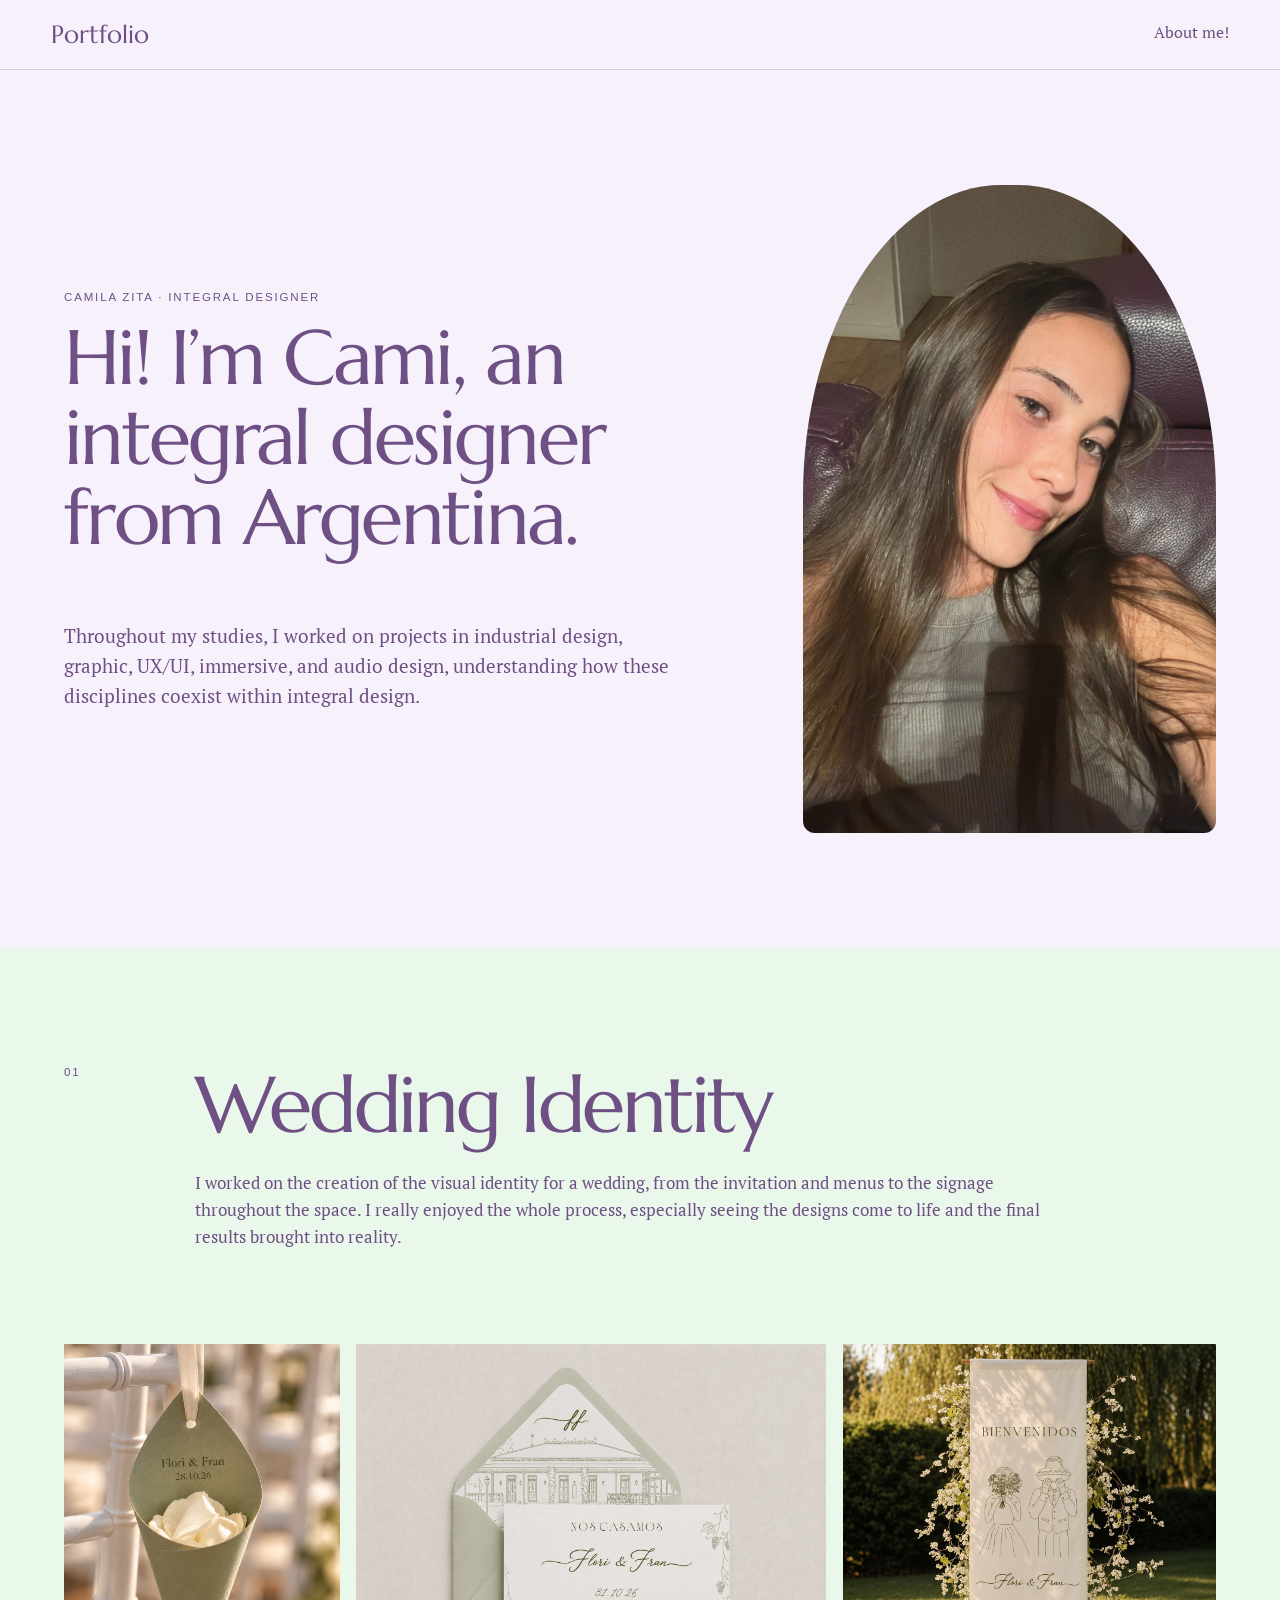
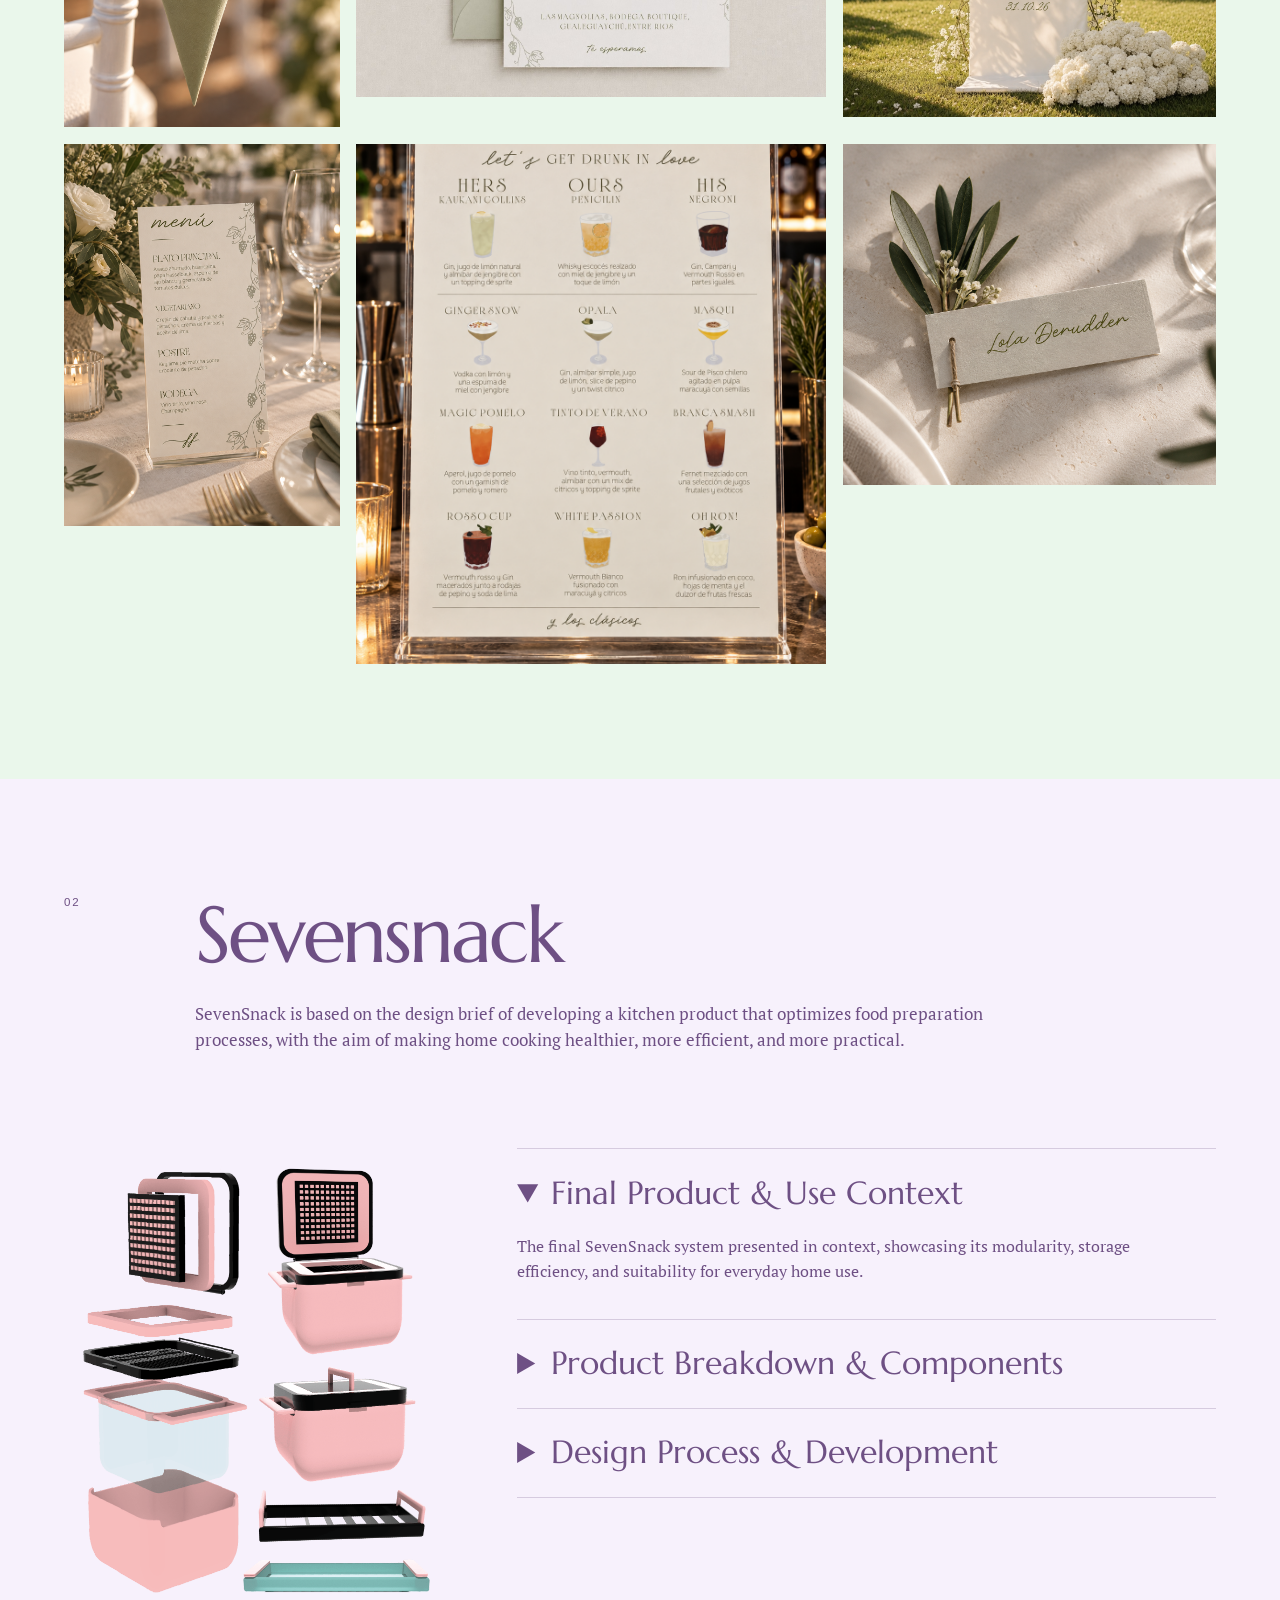
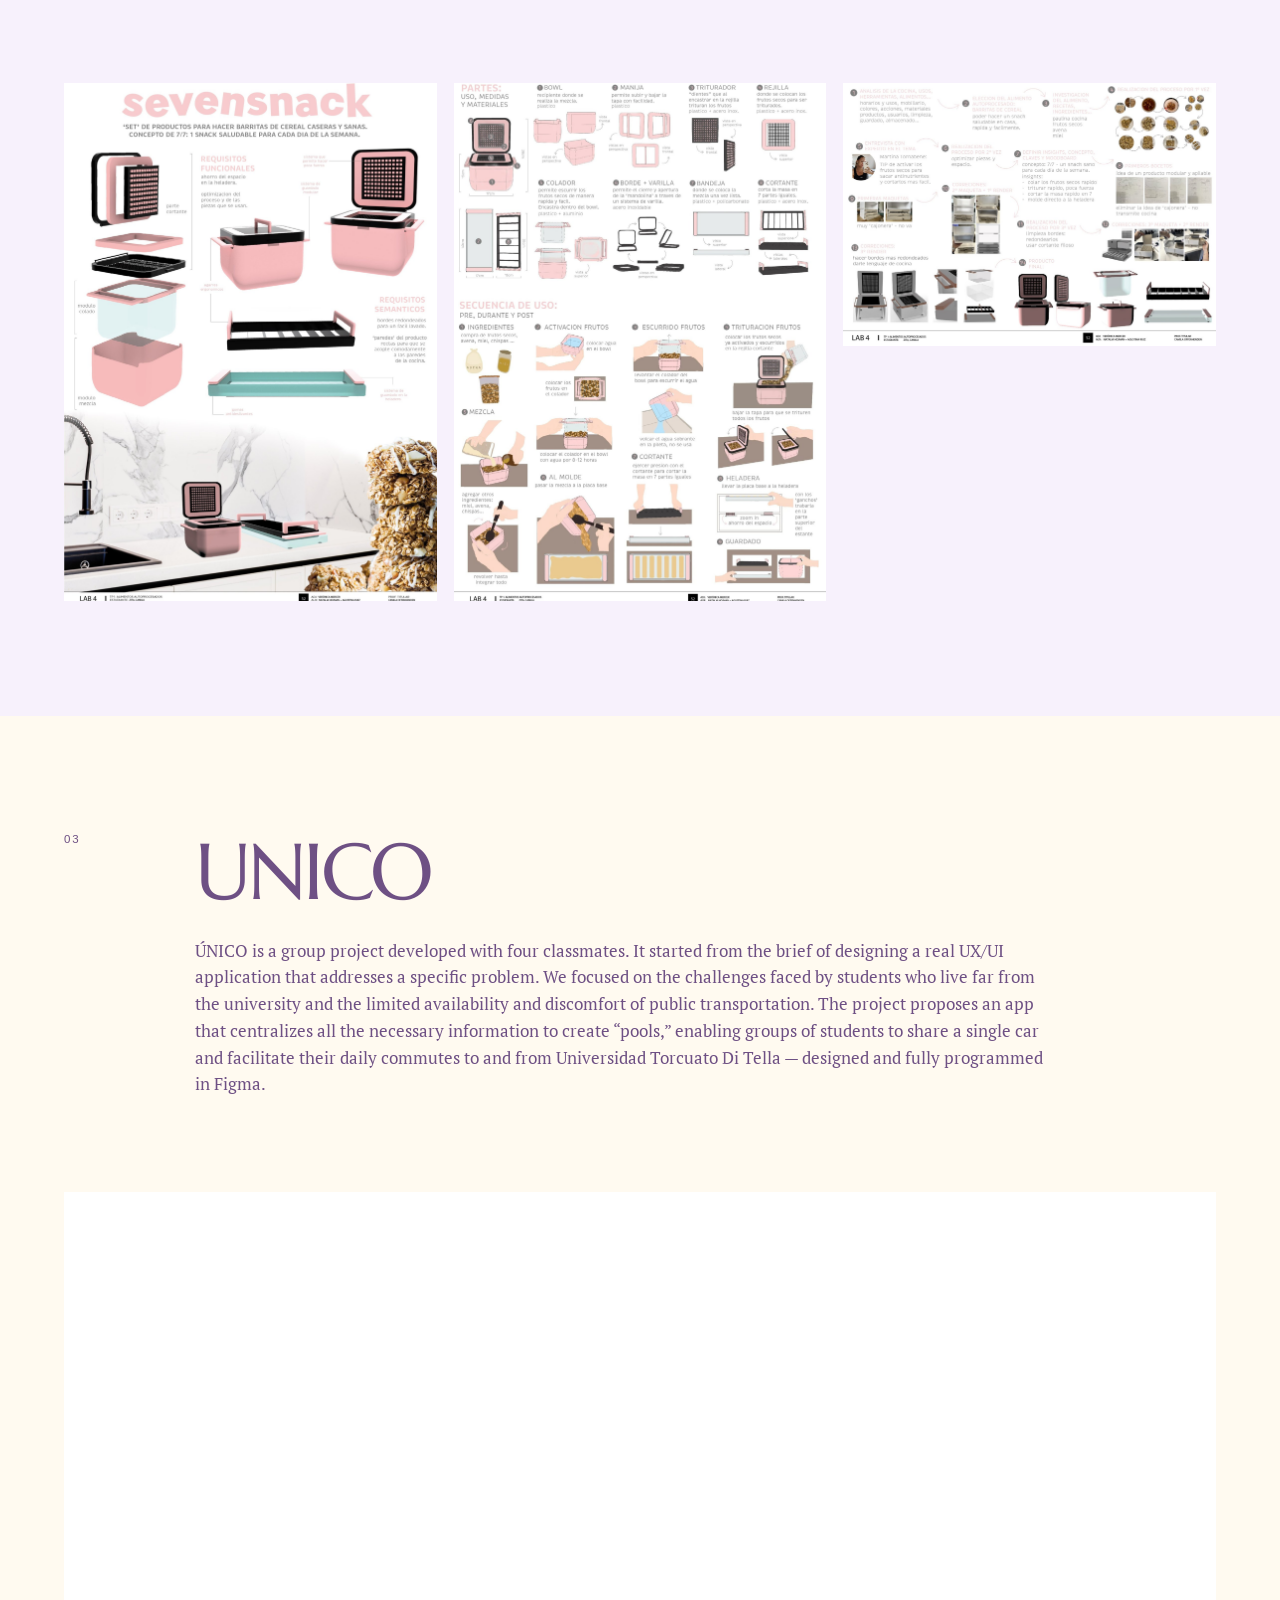
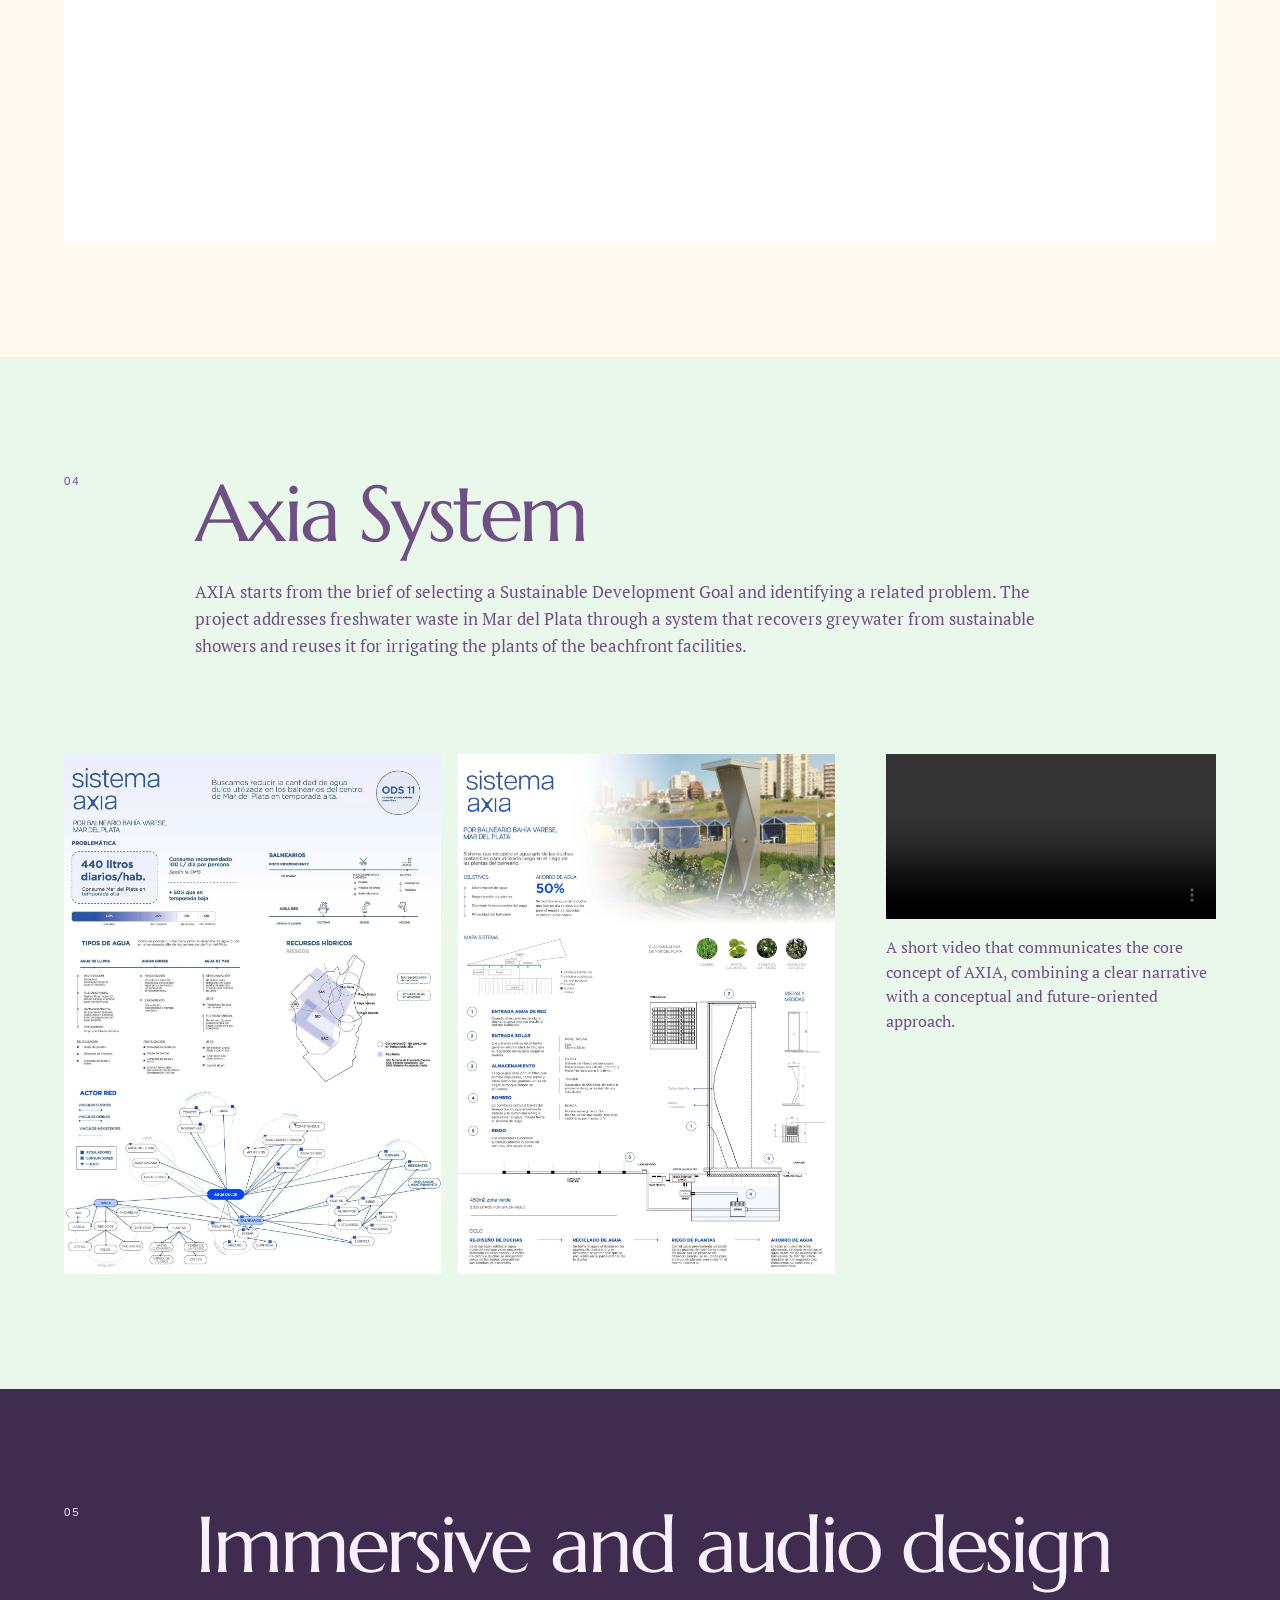
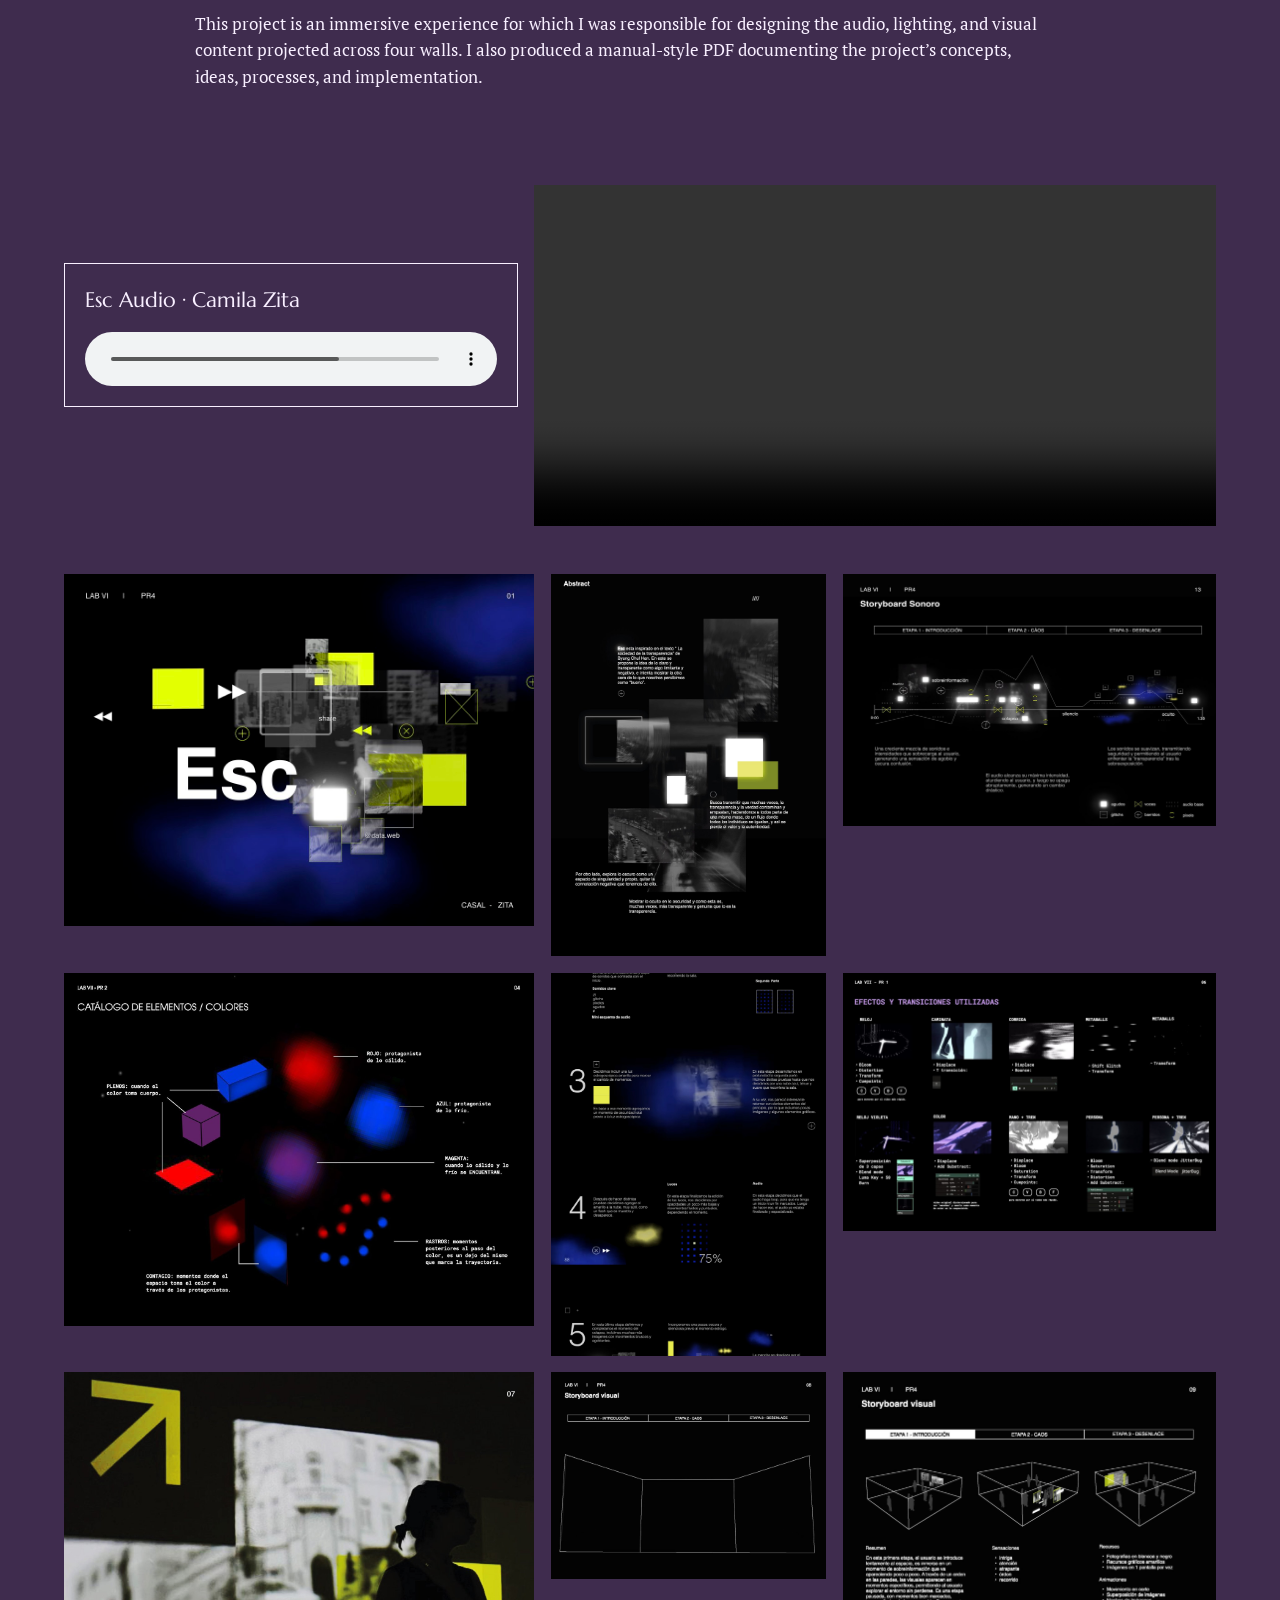
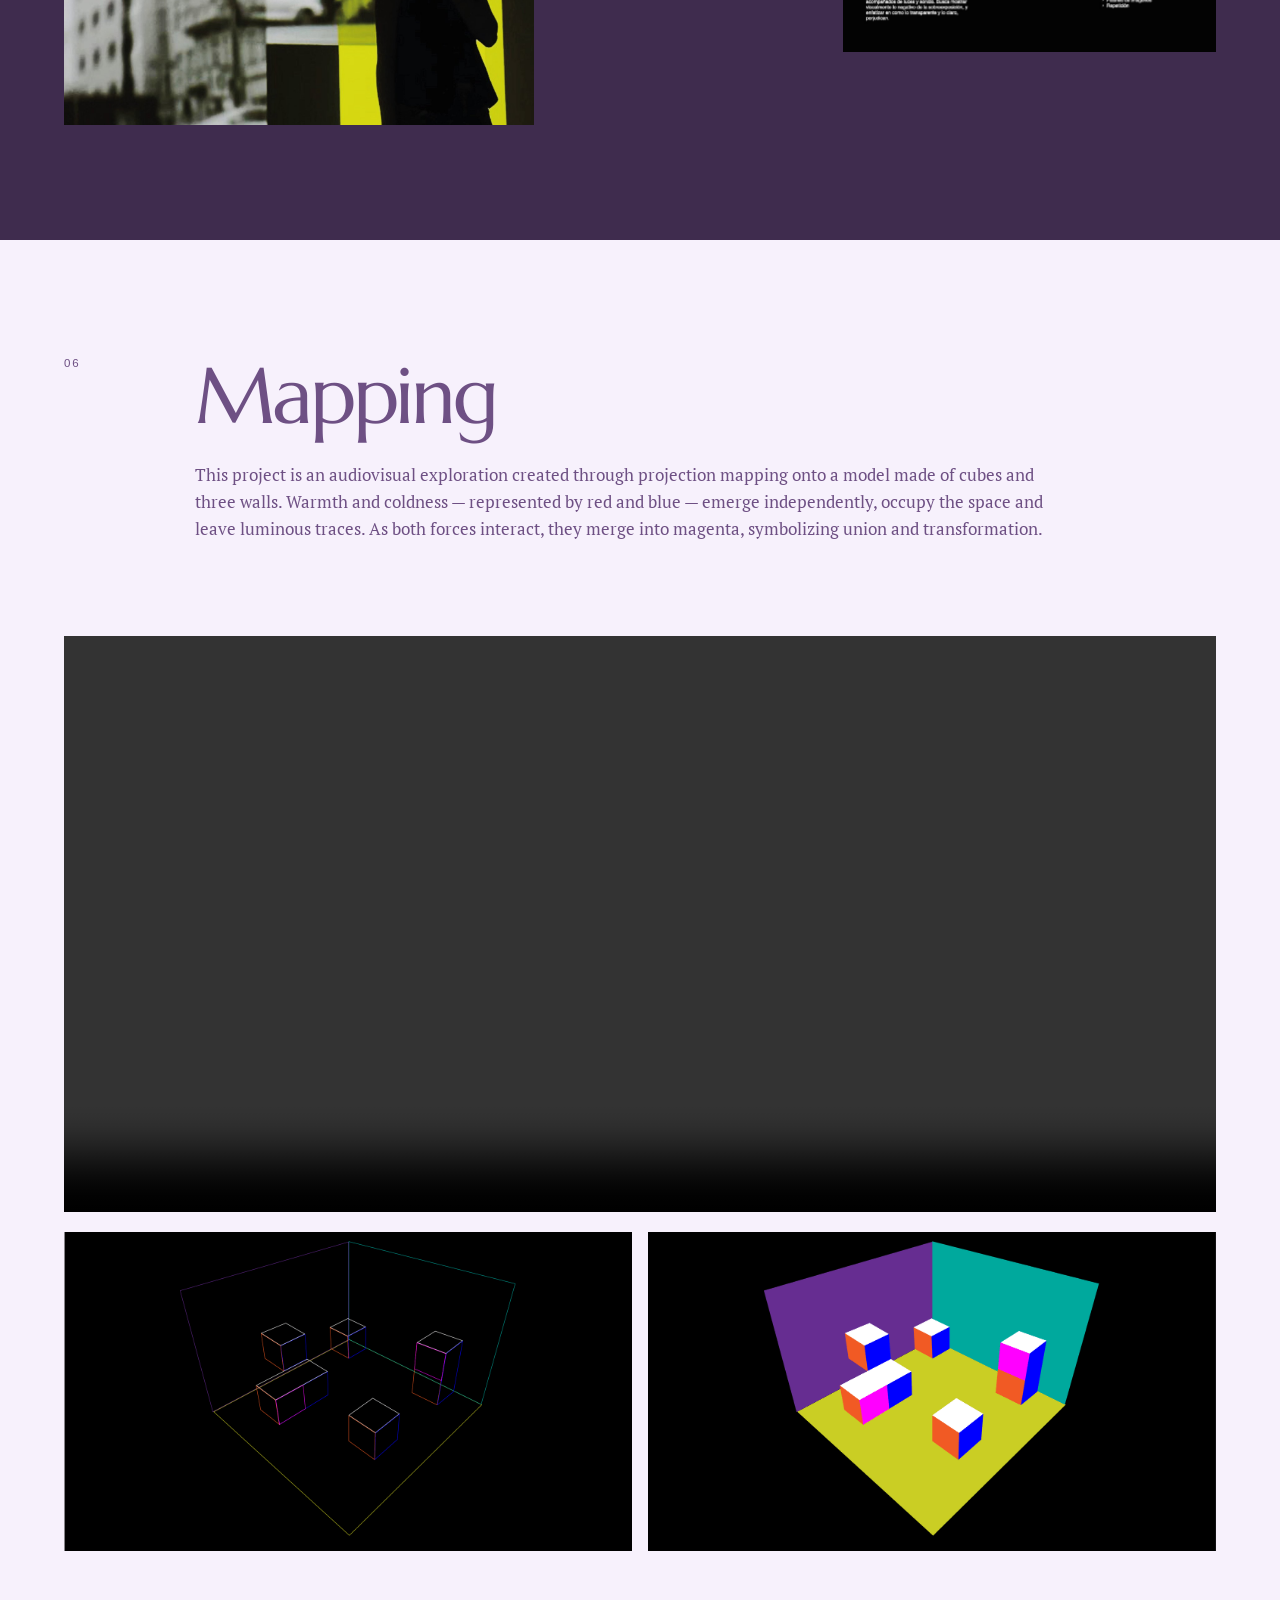
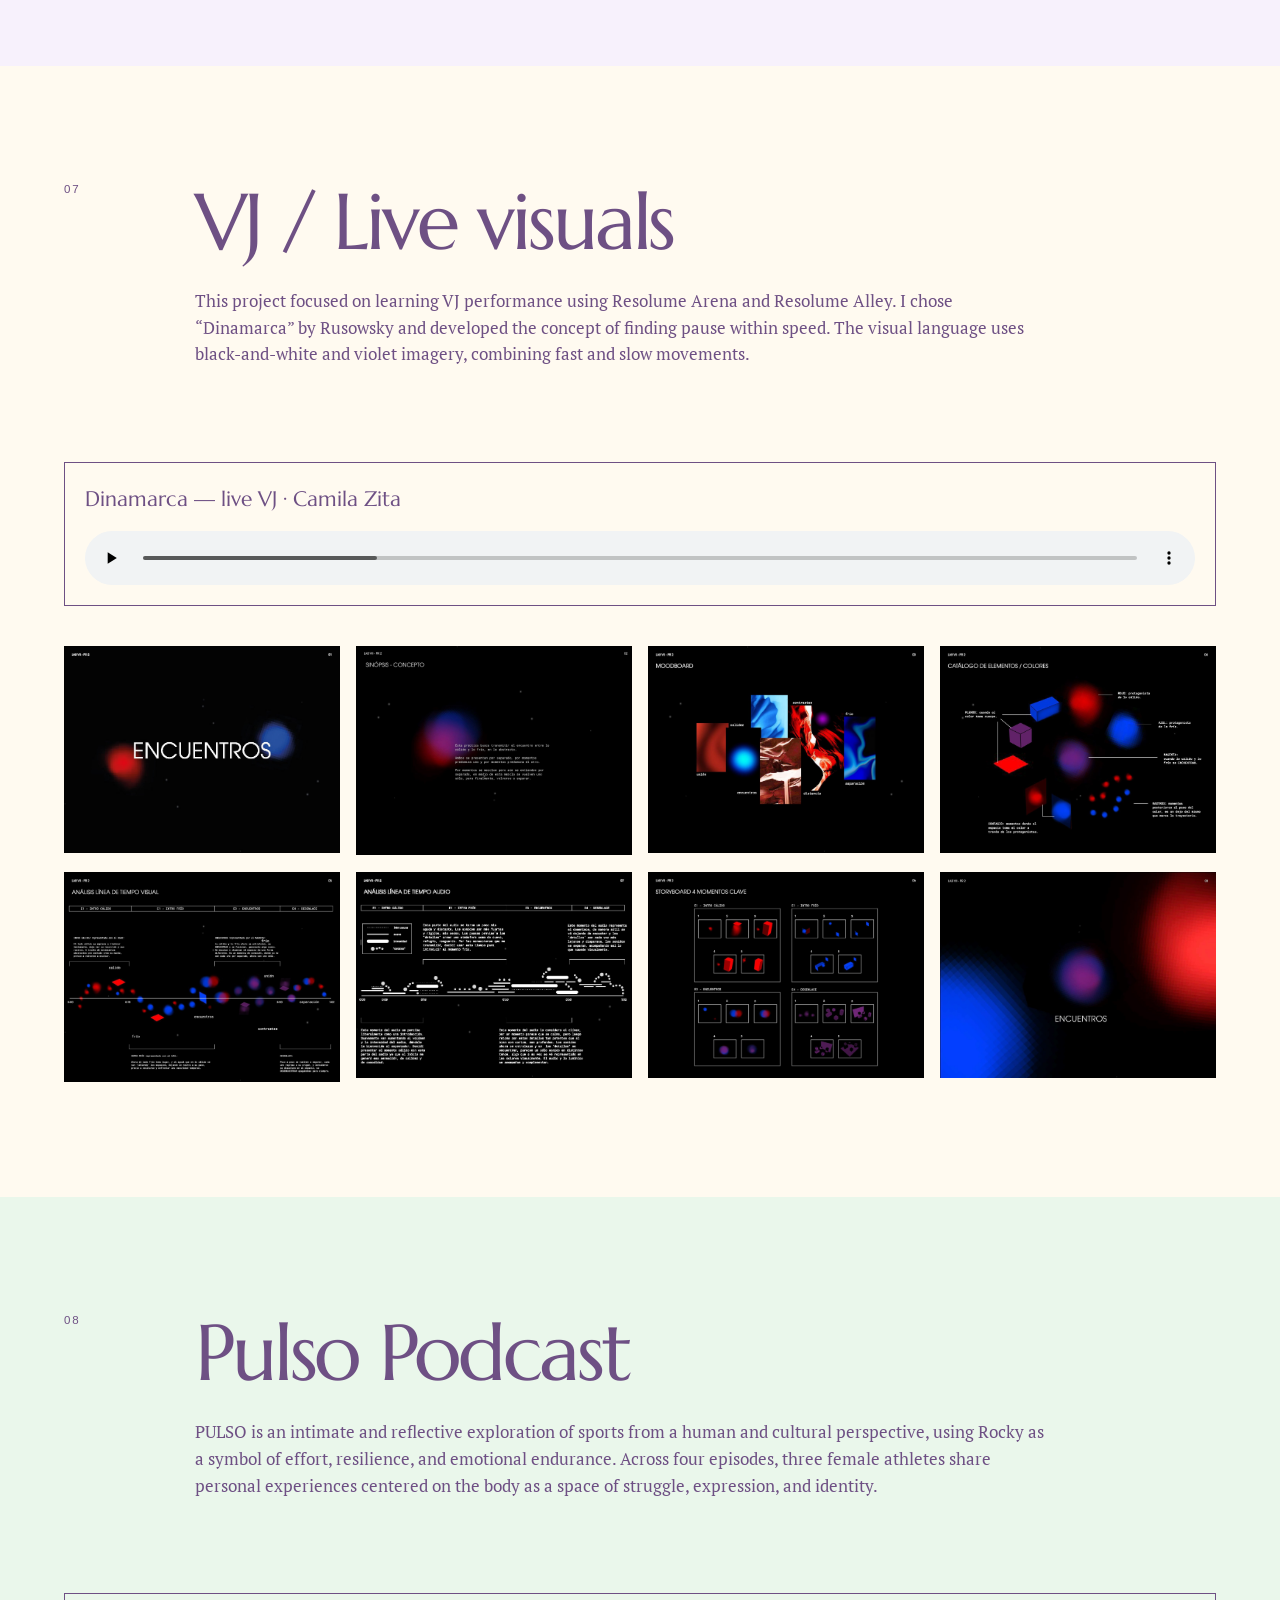
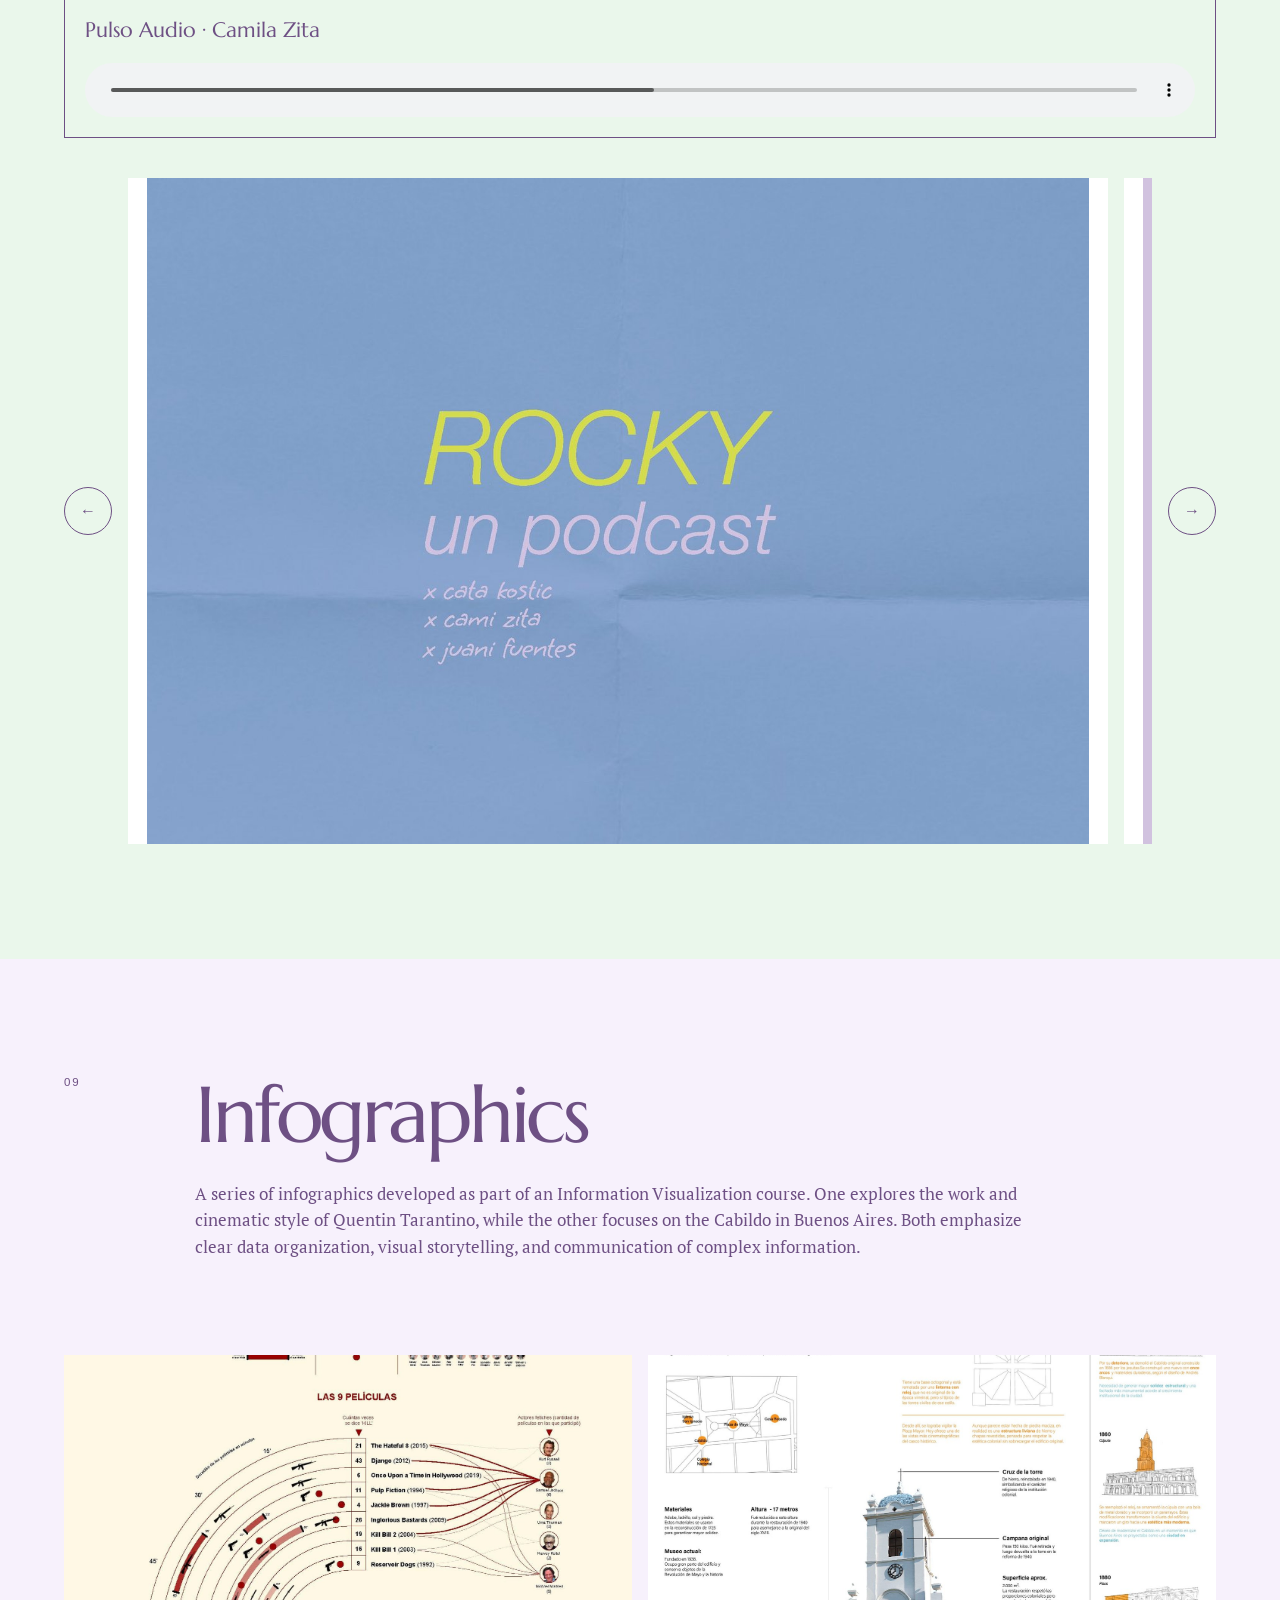
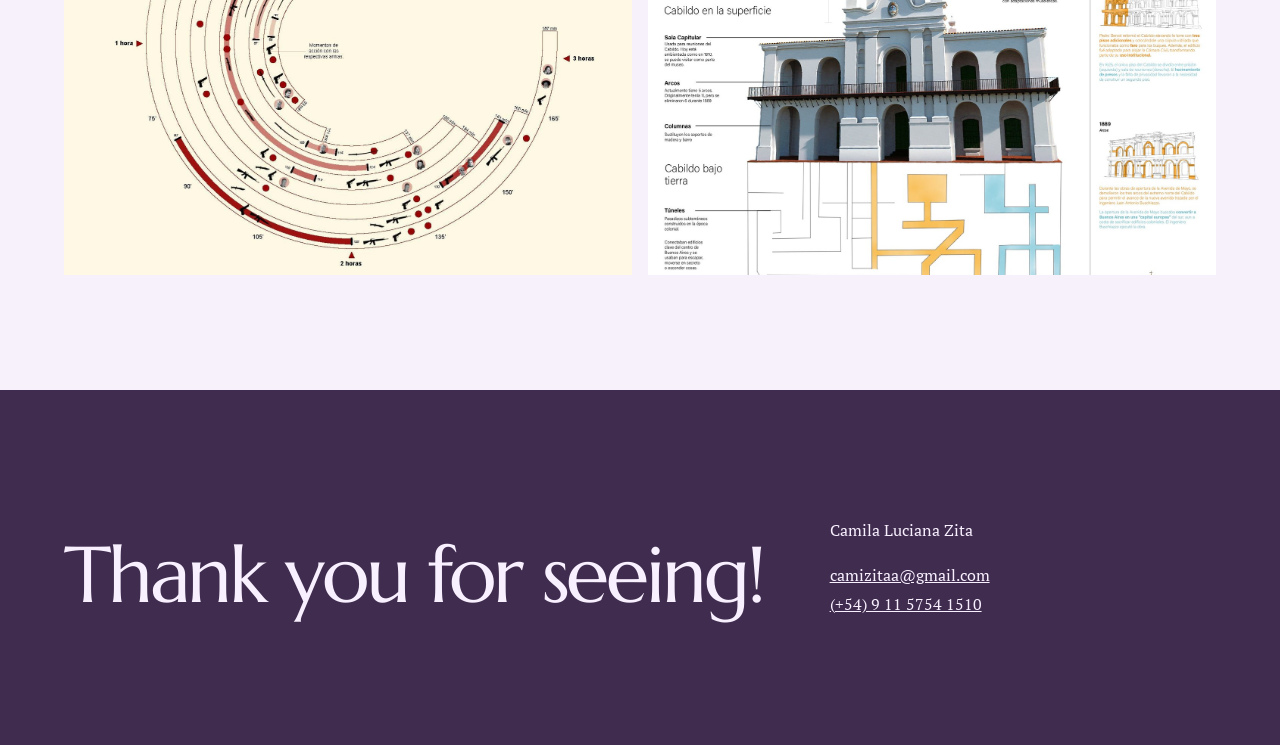
<file: index.html>
<!doctype html>
<html lang="en">
<head>
  <meta charset="utf-8">
  <meta name="viewport" content="width=device-width, initial-scale=1">
  <meta name="description" content="Camila Zita — integral designer from Argentina.">
  <title>Camila Zita — Portfolio</title>
  <link rel="preconnect" href="https://fonts.googleapis.com">
  <link rel="preconnect" href="https://fonts.gstatic.com" crossorigin>
  <link href="https://fonts.googleapis.com/css2?family=Marcellus&family=PT+Serif:ital,wght@0,400;0,700;1,400&display=swap" rel="stylesheet">
  <link rel="stylesheet" href="styles.css">
</head>
<body>
  <a class="skip-link" href="#main">Skip to content</a>
  <header class="site-header">
    <a class="brand" href="index.html">Portfolio</a>
    <a class="about-link" href="about.html">About me!</a>
  </header>

  <main id="main">
    <section class="hero section lilac">
      <div class="hero-copy">
        <p class="eyebrow">Camila Zita · Integral designer</p>
        <h1>Hi! I’m Cami, an integral designer from Argentina.</h1>
        <p>Throughout my studies, I worked on projects in industrial design, graphic, UX/UI, immersive, and audio design, understanding how these disciplines coexist within integral design.</p>
      </div>
      <img class="hero-image" src="bdb006ee-AF8C2072-67F7-4A00-9664-47BA8F7829E4.png" alt="Camila Zita">
    </section>

    <section class="project section mint" id="wedding">
      <div class="project-heading">
        <p class="number">01</p>
        <div><h2>Wedding Identity</h2><p>I worked on the creation of the visual identity for a wedding, from the invitation and menus to the signage throughout the space. I really enjoyed the whole process, especially seeing the designs come to life and the final results brought into reality.</p></div>
      </div>
      <div class="gallery gallery-wedding">
        <button class="gallery-item tall"><img src="1f14ff2a-ChatGPT-Image-21-sept-2026-02_30_20-p.m..png" alt="Wedding identity mockup"></button>
        <button class="gallery-item"><img src="77d5cb18-invitacion-dtf.jpg" alt="Wedding invitation"></button>
        <button class="gallery-item square"><img src="700b38ce-ChatGPT-Image-21-sept-2026-02_43_52-p.m..png" alt="Wedding graphic detail"></button>
        <button class="gallery-item tall"><img src="54d2a6c2-ChatGPT-Image-21-sept-2026-02_34_06-p.m..png" alt="Wedding identity application"></button>
        <button class="gallery-item tall"><img src="e770c961-ChatGPT-Image-21-sept-2026-11_04_06-a.m..png" alt="Wedding menu design"></button>
        <button class="gallery-item"><img src="62b8e4f5-ChatGPT-Image-21-sept-2026-02_54_07-p.m..png" alt="Wedding signage"></button>
      </div>
    </section>

    <section class="project section lilac" id="sevensnack">
      <div class="project-heading">
        <p class="number">02</p>
        <div><h2>Sevensnack</h2><p>SevenSnack is based on the design brief of developing a kitchen product that optimizes food preparation processes, with the aim of making home cooking healthier, more efficient, and more practical.</p></div>
      </div>
      <div class="feature-layout">
        <img class="poster" src="97ee905c-TP-1-LAB4.png" alt="SevenSnack product system">
        <div class="accordion">
          <details open><summary>Final Product &amp; Use Context</summary><p>The final SevenSnack system presented in context, showcasing its modularity, storage efficiency, and suitability for everyday home use.</p></details>
          <details><summary>Product Breakdown &amp; Components</summary><p>A detailed overview of SevenSnack’s modular components, materials, and dimensions, highlighting how each part contributes to an efficient and user-friendly food preparation system.</p></details>
          <details><summary>Design Process &amp; Development</summary><p>A visual summary of the design journey, from initial research and experimentation to prototyping, iterations, and refinements that shaped the final concept.</p></details>
        </div>
      </div>
      <div class="gallery three">
        <button class="gallery-item tall"><img src="0e0c1244-TP-1-LAB4.jpg" alt="SevenSnack presentation"></button>
        <button class="gallery-item tall"><img src="84070505-sevensnack.jpg" alt="SevenSnack prototype"></button>
        <button class="gallery-item"><img src="511a6b3b-TP-1-LAB4-03.jpg" alt="SevenSnack development"></button>
      </div>
    </section>

    <section class="project section cream" id="unico">
      <div class="project-heading">
        <p class="number">03</p>
        <div><h2>UNICO</h2><p>ÚNICO is a group project developed with four classmates. It started from the brief of designing a real UX/UI application that addresses a specific problem. We focused on the challenges faced by students who live far from the university and the limited availability and discomfort of public transportation. The project proposes an app that centralizes all the necessary information to create “pools,” enabling groups of students to share a single car and facilitate their daily commutes to and from Universidad Torcuato Di Tella — designed and fully programmed in Figma.</p></div>
      </div>
      <iframe class="behance" src="https://www.behance.net/embed/project/213880879?ilo0=1" title="UNICO project on Behance" loading="lazy" allowfullscreen></iframe>
    </section>

    <section class="project section mint" id="axia">
      <div class="project-heading">
        <p class="number">04</p>
        <div><h2>Axia System</h2><p>AXIA starts from the brief of selecting a Sustainable Development Goal and identifying a related problem. The project addresses freshwater waste in Mar del Plata through a system that recovers greywater from sustainable showers and reuses it for irrigating the plants of the beachfront facilities.</p></div>
      </div>
      <div class="split-media">
        <div class="gallery two">
          <button class="gallery-item tall"><img src="33f759c9-panelODS.jpg" alt="AXIA sustainable development panel"></button>
          <button class="gallery-item tall"><img src="f3cc7f6f-panelprob.jpg" alt="AXIA problem panel"></button>
        </div>
        <div class="video-card"><video controls playsinline preload="metadata" src="video-vertical.mp4"></video><p>A short video that communicates the core concept of AXIA, combining a clear narrative with a conceptual and future-oriented approach.</p></div>
      </div>
    </section>

    <section class="project section dark" id="immersive">
      <div class="project-heading">
        <p class="number">05</p>
        <div><h2>Immersive and audio design</h2><p>This project is an immersive experience for which I was responsible for designing the audio, lighting, and visual content projected across four walls. I also produced a manual-style PDF documenting the project’s concepts, ideas, processes, and implementation.</p></div>
      </div>
      <div class="media-row">
        <div class="audio-card"><span>Esc Audio · Camila Zita</span><audio controls preload="metadata" src="pr4-final.mp3"></audio></div>
        <video class="wide-video" controls playsinline preload="metadata" src="video-wide.mp4"></video>
      </div>
      <div class="gallery masonry immersive-gallery">
        <button class="gallery-item"><img src="78ca6eda-IMG_1739.JPG" alt="Immersive installation"></button>
        <button class="gallery-item tall"><img src="6085a818-878ED7F8-59D1-4679-86A8-43575E21FC40-export.jpg" alt="Immersive visual composition"></button>
        <button class="gallery-item"><img src="1d474cde-13.jpg" alt="Immersive design process"></button>
        <button class="gallery-item"><img src="46581edc-siii_Pa-gina_4.jpg" alt="Immersive experience documentation"></button>
        <button class="gallery-item tall"><img src="29c4b02e-1555.jpg" alt="Immersive project visual"></button>
        <button class="gallery-item"><img src="6db7f6aa-6.jpg" alt="Immersive project frame"></button>
        <button class="gallery-item"><img src="4afbf59d-7.jpg" alt="Immersive project frame"></button>
        <button class="gallery-item"><img src="3c5a07b5-8.jpg" alt="Immersive project frame"></button>
        <button class="gallery-item"><img src="3e702aea-9.jpg" alt="Immersive project frame"></button>
      </div>
    </section>

    <section class="project section lilac" id="mapping">
      <div class="project-heading">
        <p class="number">06</p>
        <div><h2>Mapping</h2><p>This project is an audiovisual exploration created through projection mapping onto a model made of cubes and three walls. Warmth and coldness — represented by red and blue — emerge independently, occupy the space and leave luminous traces. As both forces interact, they merge into magenta, symbolizing union and transformation.</p></div>
      </div>
      <video class="mapping-video" controls playsinline preload="metadata" src="video-landscape.mp4"></video>
      <div class="gallery two mapping-stills">
        <button class="gallery-item"><img src="54ddff4e-GRILLA-MAPPING-trazo.png" alt="Mapping grid"></button>
        <button class="gallery-item"><img src="305b282e-Copia-de-GRILLA-MAPPING-trazo.png" alt="Mapping projection plan"></button>
      </div>
    </section>

    <section class="project section cream" id="vj">
      <div class="project-heading">
        <p class="number">07</p>
        <div><h2>VJ / Live visuals</h2><p>This project focused on learning VJ performance using Resolume Arena and Resolume Alley. I chose “Dinamarca” by Rusowsky and developed the concept of finding pause within speed. The visual language uses black-and-white and violet imagery, combining fast and slow movements.</p></div>
      </div>
      <div class="audio-card"><span>Dinamarca — live VJ · Camila Zita</span><audio controls preload="metadata" src="dinamarca-hypna.mp3"></audio></div>
      <div class="gallery four">
        <button class="gallery-item"><img src="0555f7f7-PR2_zita_camila_Pa-gina_1.jpg" alt="VJ concept page"></button>
        <button class="gallery-item"><img src="6256463d-siii_Pa-gina_2.jpg" alt="VJ visual study"></button>
        <button class="gallery-item"><img src="95fe6ecc-siii_Pa-gina_3.jpg" alt="VJ visual study"></button>
        <button class="gallery-item"><img src="46581edc-siii_Pa-gina_4.jpg" alt="VJ visual study"></button>
        <button class="gallery-item"><img src="2438e4d0-siii_Pa-gina_5.jpg" alt="VJ visual study"></button>
        <button class="gallery-item"><img src="3f869924-siii_Pa-gina_6.jpg" alt="VJ visual study"></button>
        <button class="gallery-item"><img src="a82585bb-siii_Pa-gina_7.jpg" alt="VJ visual study"></button>
        <button class="gallery-item"><img src="b0fefed8-siii_Pa-gina_8.jpg" alt="VJ visual study"></button>
      </div>
    </section>

    <section class="project section mint" id="pulso">
      <div class="project-heading">
        <p class="number">08</p>
        <div><h2>Pulso Podcast</h2><p>PULSO is an intimate and reflective exploration of sports from a human and cultural perspective, using Rocky as a symbol of effort, resilience, and emotional endurance. Across four episodes, three female athletes share personal experiences centered on the body as a space of struggle, expression, and identity.</p></div>
      </div>
      <div class="audio-card"><span>Pulso Audio · Camila Zita</span><audio controls preload="metadata" src="trailer.mp3"></audio></div>
      <div class="carousel" aria-label="Pulso project gallery">
        <button class="carousel-nav prev" aria-label="Previous image">←</button>
        <div class="carousel-track">
          <img src="9f1575ee-FUENTES_KOSTIC_ZITA_CARPETA_Pa-gina_01.jpg" alt="Pulso podcast presentation page 1">
          <img src="734b171a-FUENTES_KOSTIC_ZITA_CARPETA_Pa-gina_02.jpg" alt="Pulso podcast presentation page 2">
          <img src="29fb934d-FUENTES_KOSTIC_ZITA_CARPETA_Pa-gina_03.jpg" alt="Pulso podcast presentation page 3">
          <img src="94ec9879-FUENTES_KOSTIC_ZITA_CARPETA_Pa-gina_04.jpg" alt="Pulso podcast presentation page 4">
          <img src="9a4e2077-FUENTES_KOSTIC_ZITA_CARPETA_Pa-gina_05.jpg" alt="Pulso podcast presentation page 5">
          <img src="ffa4f558-FUENTES_KOSTIC_ZITA_CARPETA_Pa-gina_06.jpg" alt="Pulso podcast presentation page 6">
          <img src="37b79e97-FUENTES_KOSTIC_ZITA_CARPETA_Pa-gina_07.jpg" alt="Pulso podcast presentation page 7">
          <img src="9574defb-FUENTES_KOSTIC_ZITA_CARPETA_Pa-gina_08.jpg" alt="Pulso podcast presentation page 8">
          <img src="8f1bf503-FUENTES_KOSTIC_ZITA_CARPETA_Pa-gina_09.jpg" alt="Pulso podcast presentation page 9">
          <img src="585ebcd8-FUENTES_KOSTIC_ZITA_CARPETA_Pa-gina_10.jpg" alt="Pulso podcast presentation page 10">
          <img src="128dc7e2-FUENTES_KOSTIC_ZITA_CARPETA_Pa-gina_11.jpg" alt="Pulso podcast presentation page 11">
          <img src="fff57553-FUENTES_KOSTIC_ZITA_CARPETA_Pa-gina_12.jpg" alt="Pulso podcast presentation page 12">
          <img src="f550279f-FUENTES_KOSTIC_ZITA_CARPETA_Pa-gina_13.jpg" alt="Pulso podcast presentation page 13">
          <img src="610977ec-FUENTES_KOSTIC_ZITA_CARPETA_Pa-gina_14.jpg" alt="Pulso podcast presentation page 14">
          <img src="edafc39f-FUENTES_KOSTIC_ZITA_CARPETA_Pa-gina_15.jpg" alt="Pulso podcast presentation page 15">
          <img src="84139abb-FUENTES_KOSTIC_ZITA_CARPETA_Pa-gina_16.jpg" alt="Pulso podcast presentation page 16">
          <img src="98ae53d1-FUENTES_KOSTIC_ZITA_CARPETA_Pa-gina_17.jpg" alt="Pulso podcast presentation page 17">
          <img src="dba2612a-FUENTES_KOSTIC_ZITA_CARPETA_Pa-gina_18.jpg" alt="Pulso podcast presentation page 18">
          <img src="9fe5ec45-FUENTES_KOSTIC_ZITA_CARPETA_Pa-gina_19.jpg" alt="Pulso podcast presentation page 19">
          <img src="a00802eb-FUENTES_KOSTIC_ZITA_CARPETA_Pa-gina_20.jpg" alt="Pulso podcast presentation page 20">
          <img src="9a769283-FUENTES_KOSTIC_ZITA_CARPETA_Pa-gina_21.jpg" alt="Pulso podcast presentation page 21">
          <img src="477636b5-FUENTES_KOSTIC_ZITA_CARPETA_Pa-gina_24.jpg" alt="Pulso podcast presentation page 24">
        </div>
        <button class="carousel-nav next" aria-label="Next image">→</button>
      </div>
    </section>

    <section class="project section lilac" id="infographics">
      <div class="project-heading">
        <p class="number">09</p>
        <div><h2>Infographics</h2><p>A series of infographics developed as part of an Information Visualization course. One explores the work and cinematic style of Quentin Tarantino, while the other focuses on the Cabildo in Buenos Aires. Both emphasize clear data organization, visual storytelling, and communication of complex information.</p></div>
      </div>
      <div class="gallery two infographic-gallery">
        <button class="gallery-item tall"><img src="8d3e357c-FINAL-IMPRIMIR.jpg" alt="Quentin Tarantino infographic"></button>
        <button class="gallery-item tall"><img src="bb684762-VISTAS-Y-NIVELES.jpg" alt="Cabildo infographic"></button>
      </div>
    </section>
  </main>

  <footer class="site-footer">
    <h2>Thank you for seeing!</h2>
    <div><p>Camila Luciana Zita</p><a href="mailto:camizitaa@gmail.com">camizitaa@gmail.com</a><a href="tel:+5491157541510">(+54) 9 11 5754 1510</a></div>
  </footer>

  <dialog class="lightbox"><button class="lightbox-close" aria-label="Close image">×</button><img alt="Expanded project image"></dialog>
  <script src="script.js"></script>
</body>
</html>
</file>
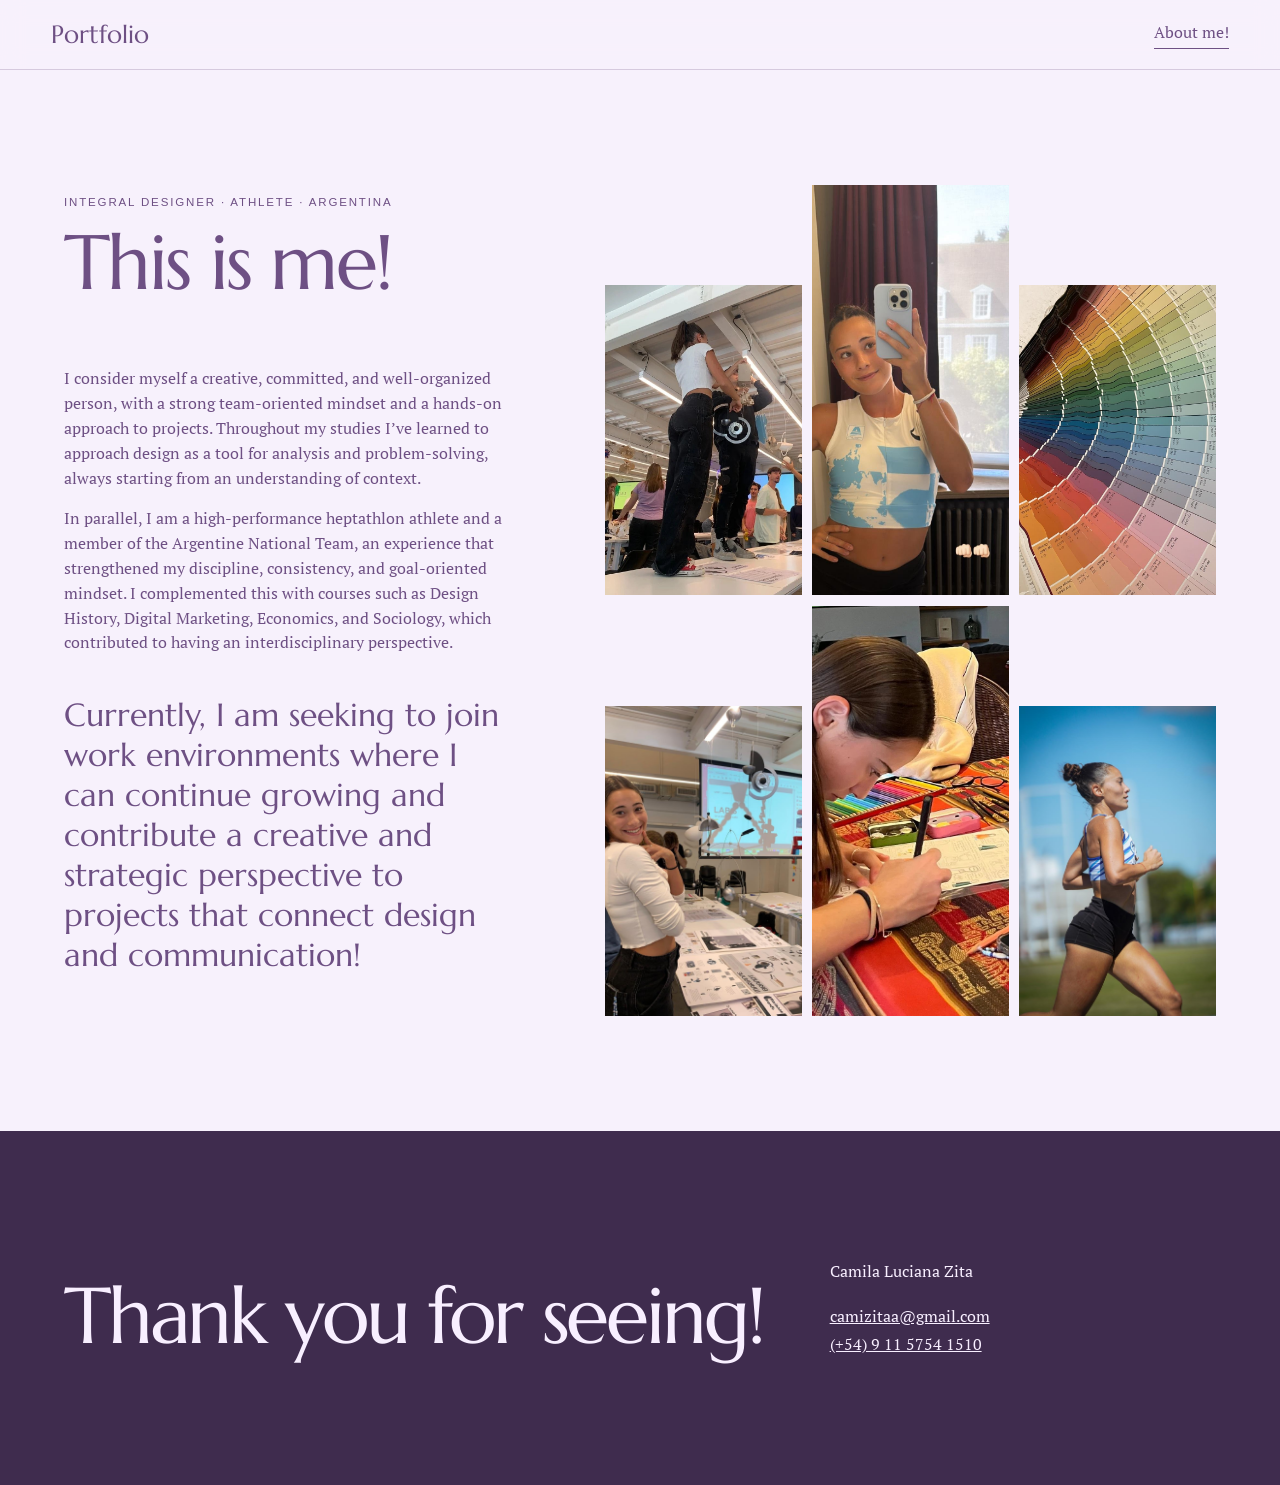
<file: about.html>
<!doctype html>
<html lang="en">
<head>
  <meta charset="utf-8">
  <meta name="viewport" content="width=device-width, initial-scale=1">
  <meta name="description" content="About Camila Zita, integral designer and Argentine National Team athlete.">
  <title>About me — Camila Zita</title>
  <link rel="preconnect" href="https://fonts.googleapis.com">
  <link rel="preconnect" href="https://fonts.gstatic.com" crossorigin>
  <link href="https://fonts.googleapis.com/css2?family=Marcellus&family=PT+Serif:ital,wght@0,400;0,700;1,400&display=swap" rel="stylesheet">
  <link rel="stylesheet" href="styles.css">
</head>
<body>
  <a class="skip-link" href="#main">Skip to content</a>
  <header class="site-header"><a class="brand" href="index.html">Portfolio</a><a class="about-link active" href="about.html">About me!</a></header>
  <main id="main" class="about-page">
    <section class="about-intro section lilac">
      <div class="about-copy">
        <p class="eyebrow">Integral designer · Athlete · Argentina</p>
        <h1>This is me!</h1>
        <p>I consider myself a creative, committed, and well-organized person, with a strong team-oriented mindset and a hands-on approach to projects. Throughout my studies I’ve learned to approach design as a tool for analysis and problem-solving, always starting from an understanding of context.</p>
        <p>In parallel, I am a high-performance heptathlon athlete and a member of the Argentine National Team, an experience that strengthened my discipline, consistency, and goal-oriented mindset. I complemented this with courses such as Design History, Digital Marketing, Economics, and Sociology, which contributed to having an interdisciplinary perspective.</p>
        <p class="pullquote">Currently, I am seeking to join work environments where I can continue growing and contribute a creative and strategic perspective to projects that connect design and communication!</p>
      </div>
      <div class="about-collage">
        <img src="02cc05ef-WhatsApp-Image-2026-02-10-at-1.09.19-AM.jpg" alt="Camila during athletics training">
        <img src="215169fc-WhatsApp-Image-2026-02-10-at-1.13.10-AM.jpeg" alt="Camila competing in heptathlon">
        <img src="43d93c56-WhatsApp-Image-2026-02-10-at-1.07.02-AM.jpeg" alt="Camila at an athletics event">
        <img src="db41572c-WhatsApp-Image-2026-02-10-at-1.08.55-AM.jpeg" alt="Camila representing Argentina">
        <img src="d3b11baf-WhatsApp-Image-2026-02-10-at-1.04.03-AM.jpg" alt="Camila in competition">
        <img src="42714850-WhatsApp-Image-2026-02-10-at-1.13.22-AM.jpeg" alt="Portrait of Camila">
      </div>
    </section>
  </main>
  <footer class="site-footer"><h2>Thank you for seeing!</h2><div><p>Camila Luciana Zita</p><a href="mailto:camizitaa@gmail.com">camizitaa@gmail.com</a><a href="tel:+5491157541510">(+54) 9 11 5754 1510</a></div></footer>
</body>
</html>
</file>
<file: styles.css>
:root {
  --purple: #6e5084;
  --purple-dark: #3f2c4e;
  --lilac: #f7f1fc;
  --mint: #eaf7eb;
  --cream: #fffaf0;
  --ink: #34283c;
  --line: rgba(110, 80, 132, .24);
  --max: 1440px;
}

* { box-sizing: border-box; }
html { scroll-behavior: smooth; }
body { margin: 0; color: var(--purple); background: var(--lilac); font-family: "PT Serif", Georgia, serif; font-size: 16px; line-height: 1.55; }
img, video, iframe { display: block; max-width: 100%; }
a { color: inherit; }
button { font: inherit; }
h1, h2, h3, p { margin-top: 0; }
h1, h2, .brand { font-family: Marcellus, Georgia, serif; font-weight: 400; line-height: 1.04; }
h1 { font-size: clamp(2.8rem, 6vw, 5.5rem); letter-spacing: -.035em; }
h2 { font-size: clamp(2.65rem, 6.2vw, 6rem); letter-spacing: -.04em; }

.skip-link { position: fixed; left: 1rem; top: -5rem; padding: .7rem 1rem; background: white; z-index: 100; }
.skip-link:focus { top: 1rem; }
.site-header { position: sticky; top: 0; z-index: 20; display: flex; justify-content: space-between; align-items: center; padding: 1.25rem clamp(1.25rem, 4vw, 4rem); background: rgba(247, 241, 252, .88); border-bottom: 1px solid var(--line); backdrop-filter: blur(12px); }
.brand, .about-link { text-decoration: none; }
.brand { font-size: 1.55rem; }
.about-link { padding-bottom: .2rem; border-bottom: 1px solid transparent; }
.about-link:hover, .about-link.active { border-color: currentColor; }

.section { padding: clamp(4.5rem, 9vw, 9rem) clamp(1.25rem, 5vw, 5rem); }
.section > * { width: min(100%, var(--max)); margin-left: auto; margin-right: auto; }
.lilac { background: var(--lilac); }
.mint { background: var(--mint); }
.cream { background: var(--cream); }
.dark { background: var(--purple-dark); color: #f8efff; }
.eyebrow, .number { font-family: Arial, sans-serif; text-transform: uppercase; letter-spacing: .16em; font-size: .72rem; }

.hero { min-height: calc(100vh - 74px); display: grid; grid-template-columns: minmax(0, 1.1fr) minmax(280px, .7fr); gap: clamp(2rem, 7vw, 8rem); align-items: center; }
.hero > * { width: auto; margin: 0; }
.hero-copy { max-width: 790px; }
.hero-copy > p:last-child { max-width: 620px; font-size: clamp(1.05rem, 1.5vw, 1.35rem); }
.hero-image { justify-self: center; width: min(100%, 430px); max-height: 72vh; object-fit: cover; object-position: top; border-radius: 48% 48% 12px 12px; }

.project-heading { display: grid; grid-template-columns: 80px minmax(0, 1fr); gap: clamp(1rem, 4vw, 4rem); align-items: start; margin-bottom: clamp(2.5rem, 6vw, 6rem); }
.project-heading h2 { margin-bottom: 1.5rem; }
.project-heading p:not(.number) { max-width: 850px; font-size: clamp(1rem, 1.35vw, 1.2rem); }

.gallery { display: grid; grid-template-columns: repeat(12, 1fr); gap: clamp(.7rem, 1.3vw, 1.2rem); align-items: start; }
.gallery-item { grid-column: span 4; padding: 0; border: 0; background: transparent; cursor: zoom-in; overflow: hidden; }
.gallery-item img { width: 100%; height: 100%; max-height: 520px; object-fit: cover; transition: transform .35s ease; }
.gallery-item:hover img { transform: scale(1.025); }
.gallery-item.tall img { aspect-ratio: .72; }
.gallery-item.square img { aspect-ratio: 1; }
.gallery-wedding .gallery-item:nth-child(1), .gallery-wedding .gallery-item:nth-child(4) { grid-column: span 3; }
.gallery-wedding .gallery-item:nth-child(2), .gallery-wedding .gallery-item:nth-child(5) { grid-column: span 5; }
.gallery-wedding .gallery-item:nth-child(3), .gallery-wedding .gallery-item:nth-child(6) { grid-column: span 4; }
.three .gallery-item { grid-column: span 4; }
.two .gallery-item { grid-column: span 6; }
.four .gallery-item { grid-column: span 3; }

.feature-layout { display: grid; grid-template-columns: minmax(260px, .7fr) minmax(0, 1.3fr); gap: clamp(2rem, 6vw, 7rem); align-items: start; margin-bottom: 4rem; }
.poster { width: 100%; max-height: 760px; object-fit: contain; }
.accordion { border-top: 1px solid var(--line); }
.accordion details { border-bottom: 1px solid var(--line); padding: 1.2rem 0; }
.accordion summary { font-family: Marcellus, serif; font-size: clamp(1.25rem, 2.5vw, 2rem); cursor: pointer; }
.accordion p { max-width: 650px; padding-top: 1rem; }
.behance { width: 100%; min-height: 650px; border: 0; background: white; }

.split-media { display: grid; grid-template-columns: 1.4fr .6fr; gap: clamp(1.2rem, 4vw, 4rem); align-items: start; }
.video-card { display: grid; gap: 1rem; }
.video-card video { width: 100%; max-height: 760px; background: var(--purple-dark); }
.media-row { display: grid; grid-template-columns: .8fr 1.2fr; gap: 1rem; align-items: center; margin-bottom: 3rem; }
.wide-video, .mapping-video { width: 100%; max-height: 80vh; background: #19151c; }
.mapping-video { margin-bottom: 1.2rem; }
.audio-card { display: grid; gap: 1rem; padding: 1.25rem; border: 1px solid currentColor; margin-bottom: 2.5rem; }
.audio-card span { font-family: Marcellus, serif; font-size: 1.3rem; }
.audio-card audio { width: 100%; }
.immersive-gallery .gallery-item:nth-child(3n+1) { grid-column: span 5; }
.immersive-gallery .gallery-item:nth-child(3n+2) { grid-column: span 3; }
.immersive-gallery .gallery-item:nth-child(3n) { grid-column: span 4; }

.carousel { position: relative; display: grid; grid-template-columns: auto minmax(0, 1fr) auto; align-items: center; gap: 1rem; }
.carousel-track { display: flex; overflow-x: auto; scroll-snap-type: x mandatory; scrollbar-width: thin; gap: 1rem; }
.carousel-track img { flex: 0 0 min(82vw, 980px); width: min(82vw, 980px); max-height: 74vh; object-fit: contain; scroll-snap-align: center; background: white; }
.carousel-nav { width: 3rem; height: 3rem; border: 1px solid currentColor; border-radius: 50%; color: inherit; background: transparent; cursor: pointer; }

.site-footer { display: grid; grid-template-columns: 1.3fr .7fr; gap: 3rem; align-items: end; padding: clamp(5rem, 10vw, 10rem) clamp(1.25rem, 5vw, 5rem); color: #f8efff; background: var(--purple-dark); }
.site-footer h2 { margin: 0; }
.site-footer div { display: grid; gap: .25rem; }
.site-footer p { margin: 0 0 1rem; }
.site-footer a { width: fit-content; }

.lightbox { width: min(94vw, 1400px); height: min(92vh, 1000px); padding: 3.2rem 1rem 1rem; border: 0; background: #1d1722; }
.lightbox::backdrop { background: rgba(20, 14, 24, .9); }
.lightbox img { width: 100%; height: 100%; object-fit: contain; }
.lightbox-close { position: absolute; top: .4rem; right: 1rem; border: 0; color: white; background: transparent; font-size: 2rem; cursor: pointer; }

.about-intro { min-height: calc(100vh - 74px); display: grid; grid-template-columns: minmax(0, .85fr) minmax(0, 1.15fr); gap: clamp(2rem, 7vw, 7rem); align-items: center; }
.about-intro > * { width: auto; margin: 0; }
.about-copy p { max-width: 670px; }
.pullquote { margin-top: 2.5rem; font-family: Marcellus, serif; font-size: clamp(1.3rem, 2.5vw, 2rem); line-height: 1.25; }
.about-collage { display: grid; grid-template-columns: repeat(3, 1fr); gap: .65rem; align-items: end; }
.about-collage img { width: 100%; height: 310px; object-fit: cover; }
.about-collage img:nth-child(2), .about-collage img:nth-child(5) { height: 410px; }

@media (max-width: 850px) {
  .site-header { padding: 1rem 1.25rem; }
  .hero, .about-intro { grid-template-columns: 1fr; }
  .hero { min-height: auto; padding-top: 5rem; }
  .hero-image { width: min(78vw, 400px); max-height: none; }
  .project-heading { grid-template-columns: 1fr; }
  .project-heading .number { margin-bottom: -.5rem; }
  .feature-layout, .split-media, .media-row, .site-footer { grid-template-columns: 1fr; }
  .gallery-wedding .gallery-item, .three .gallery-item, .four .gallery-item, .immersive-gallery .gallery-item { grid-column: span 6 !important; }
  .behance { min-height: 500px; }
  .about-copy { order: 1; }
  .about-collage { order: 2; }
}

@media (max-width: 560px) {
  body { font-size: 15px; }
  .section { padding: 4rem 1rem; }
  .site-header { position: relative; }
  .hero { padding-top: 3.5rem; }
  .hero-image { width: 88%; }
  .gallery { gap: .65rem; }
  .gallery-wedding .gallery-item, .three .gallery-item, .two .gallery-item, .four .gallery-item, .immersive-gallery .gallery-item { grid-column: 1 / -1 !important; }
  .gallery-item img { max-height: none; }
  .behance { min-height: 420px; }
  .carousel { grid-template-columns: 1fr; }
  .carousel-nav { display: none; }
  .carousel-track img { flex-basis: 90vw; width: 90vw; }
  .about-collage { grid-template-columns: repeat(2, 1fr); }
  .about-collage img, .about-collage img:nth-child(2), .about-collage img:nth-child(5) { height: 280px; }
}

@media (prefers-reduced-motion: reduce) {
  html { scroll-behavior: auto; }
  *, *::before, *::after { animation-duration: .01ms !important; transition-duration: .01ms !important; }
}
</file>
